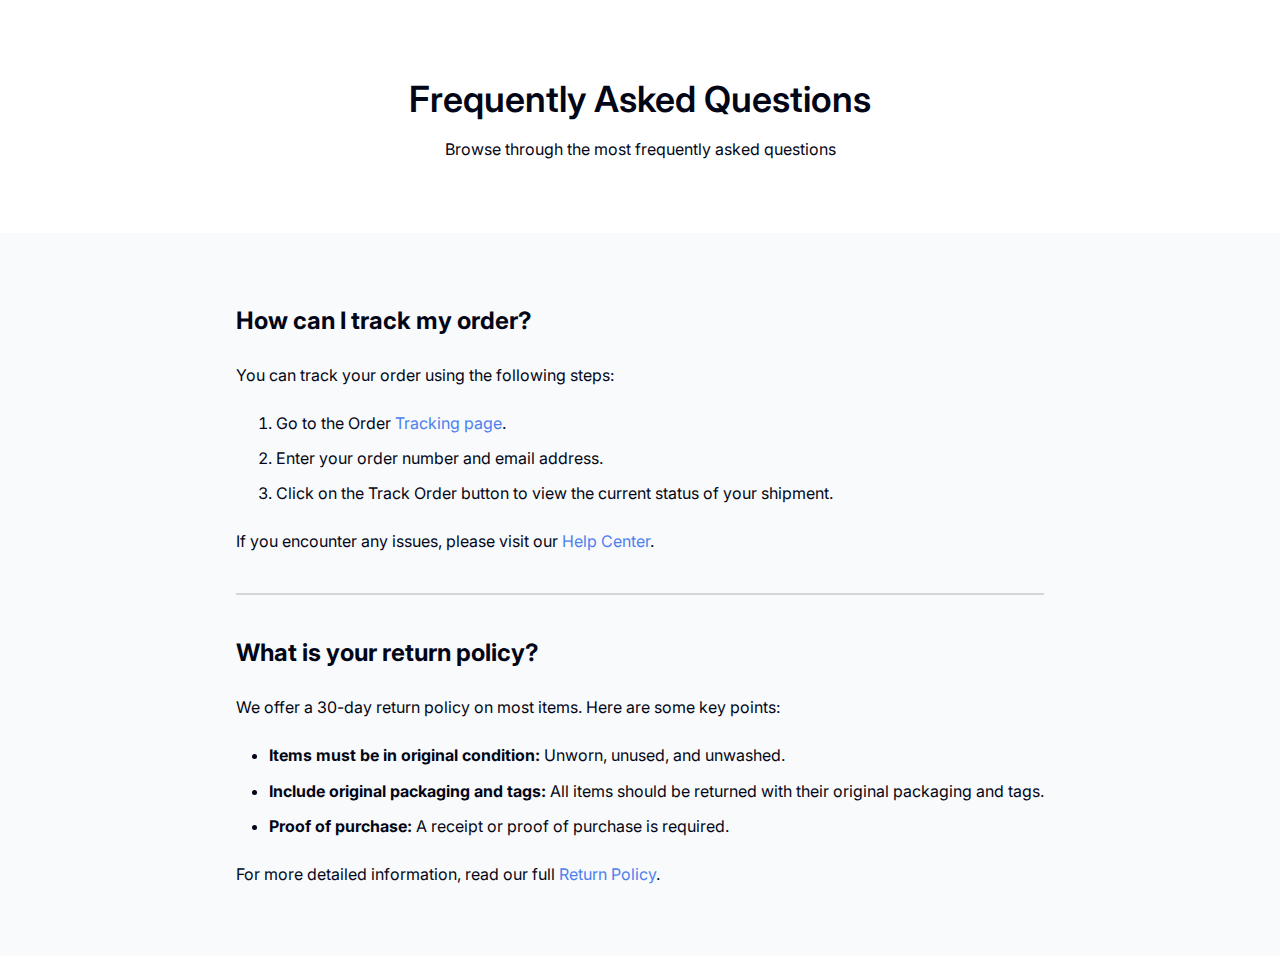
<file: FAQ/index.html>
<!DOCTYPE html>
<html lang="en">
<head>
    <meta charset="UTF-8">
    <meta name="viewport" content="width=device-width, initial-scale=1.0">
    <meta name="description" content="Find answers to the most frequently asked questions on devchallenges.io. Learn how to track your order, understand our return policy, and more.">
    <meta name="keywords" content="FAQ, Frequently Asked Questions, devchallenges.io, order tracking, return policy">
    <meta name="author" content="Bolu">
    <meta property="og:title" content="Frequently Asked Questions - devchallenges.io">
    <meta property="og:description" content="Find answers to the most frequently asked questions on devchallenges.io. Learn how to track your order, understand our return policy, and more.">
    <meta property="og:image" content="thumbnail.jpg">
    <meta property="og:type" content="website">

    <link rel="stylesheet" href="css/styles.css">
    <title>Frequently Asked Questions - devchallenges.io</title>
    <link rel="icon" href="images/favicon.ico" type="image/x-icon" sizes="any">
</head>
<body>
    <header>
        <h1>Frequently Asked Questions</h1>
        <p>Browse through the most frequently asked questions</p>
    </header>

    <main>
        <div class="question">
            <h2>How can I track my order?</h2>
            <div class="answer">
                <p>You can track your order using the following steps:</p>
                <ol>
                    <li>Go to the Order <a href="#">Tracking page</a>.</li>
                    <li>Enter your order number and email address.</li>
                    <li>Click on the Track Order button to view the current status of your shipment.</li>
                </ol>
                <p>If you encounter any issues, please visit our <a href="#">Help Center</a>.</p>
            </div>
        </div>
        <hr>
        <div class="question">
            <h2>What is your return policy?</h2>
            <div class="answer">
                <p>We offer a 30-day return policy on most items. Here are some key points:</p>
                <ul>
                    <li><b>Items must be in original condition:</b> Unworn, unused, and unwashed.</li>
                    <li><b>Include original packaging and tags:</b> All items should be returned with their original packaging and tags.</li>
                    <li><b>Proof of purchase:</b> A receipt or proof of purchase is required.</li>
                </ul>
                <p>For more detailed information, read our full <a href="#">Return Policy</a>.</p>
            </div>
        </div>
    </main>

</body>
</html>
</file>
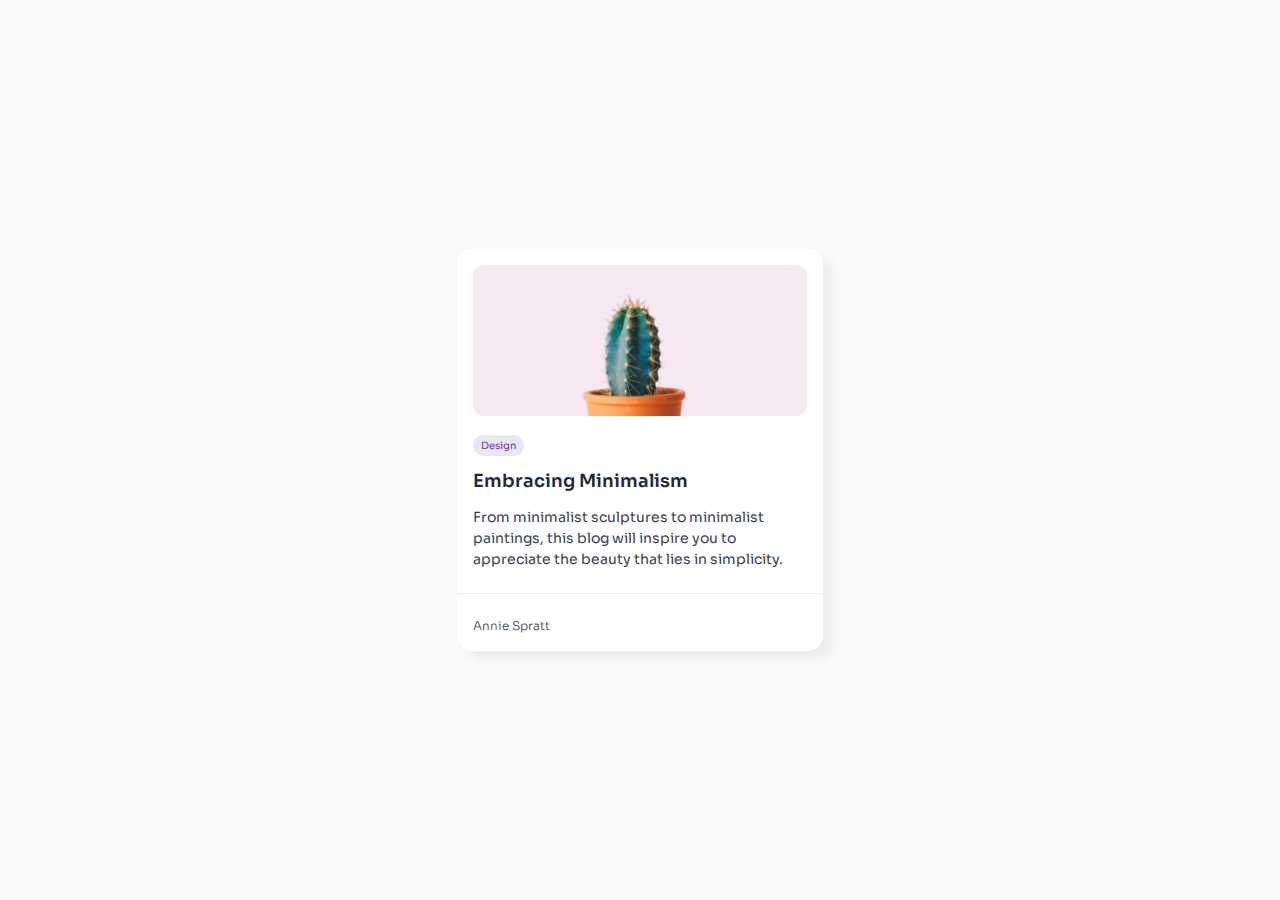
<file: Minimal-Blog/index.html>
<!DOCTYPE html>
<html lang="en">
<head>
    <meta charset="UTF-8">
    <meta name="viewport" content="width=device-width, initial-scale=1.0">
    <meta name="description" content="Explore the beauty of minimalism through our blog. From minimalist sculptures to paintings, find inspiration in simplicity.">
    <meta name="keywords" content="Minimalism, Blog, Design, Art, Simplicity">
    <meta name="author" content="Bolu">
    <meta property="og:title" content="Minimal Blog Card">
    <meta property="og:description" content="Explore the beauty of minimalism through our blog. From minimalist sculptures to paintings, find inspiration in simplicity.">
    <meta property="og:image" content="images/thumbnail.jpg">
    <meta property="og:type" content="website">
    <title>Minimal Blog Card</title>
    <link rel="stylesheet" href="styles.css">
    <link rel="icon" href="images/favicon.ico" type="image/x-icon" sizes="any">
</head>
<body>
    <div class="card">
        <div class="card-content">
            <picture>
                <source srcset="images/Cactus.jpg" media="(min-width: 800px)">
                <img src="images/Cactus@2x.jpg" alt="A minimalist picture of a cactus plant">
            </picture>
            <div class="tag">Design</div>
            <h2>Embracing Minimalism</h2>
            <p>From minimalist sculptures to minimalist paintings, this blog will inspire you to appreciate the beauty that lies in simplicity.</p>
        </div>
        <hr>
        <div class="author">
            <p>Annie Spratt</p>
        </div>
    </div>
</body>
</html>
</file>
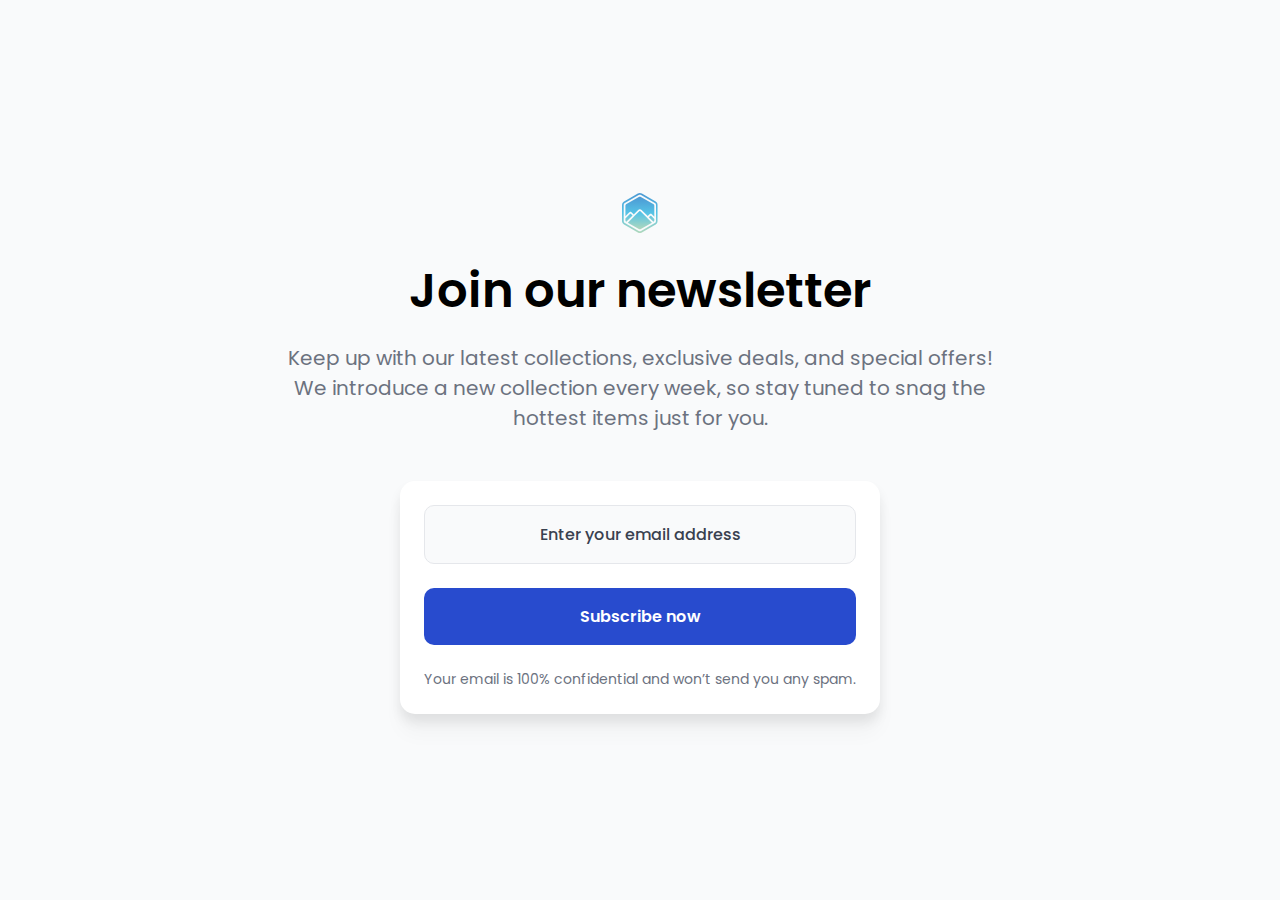
<file: Newsletter-Form/index.html>
<!DOCTYPE html>
<html lang="en">
  <head>
    <meta charset="UTF-8" />
    <meta name="viewport" content="width=device-width, initial-scale=1.0" />
    <meta name="description" content="Join our newsletter to keep up with our latest collections, exclusive deals, and special offers.">
    <meta name="keywords" content="Newsletter, devChallenges.io, Collections, Deals, Offers">
    <meta name="author" content="devchallenges.io">
    <meta property="og:title" content="Join Our Newsletter | devChallenges.io">
    <meta property="og:description" content="Join our newsletter to keep up with our latest collections, exclusive deals, and special offers.">
    <meta property="og:image" content="resources/thumbnail.jpg">
    <meta property="og:type" content="website">
    <link rel="icon" href="resources/favicon.ico" type="image/x-icon" sizes="96x96"/>

    <title>Join Our Newsletter | devChallenges.io</title>

    <style>
      @import url('https://fonts.googleapis.com/css2?family=Poppins:ital,wght@0,100;0,200;0,300;0,400;0,500;0,600;0,700;0,800;0,900;1,100;1,200;1,300;1,400;1,500;1,600;1,700;1,800;1,900&display=swap');

      *{
        box-sizing: border-box;
      }

      input,h1,button,p{
        margin: 0;
      }

      body{
        font-family: 'Poppins', sans-serif;
        margin: 0;
        padding: 0;
        display: flex;
        flex-direction: column;
        justify-content: center;
        align-items: center;
        height: 100vh;
        background-color: #F9FAFB;
      }

      main{
        display: flex;
        flex-direction: column;
        justify-content: center;
        align-items: center;
        row-gap: 3rem;
        min-width: 37rem;
        color: #6C727F;
      }

      header{
        width: 100%;
        display: flex;
        flex-direction: column;
        justify-content: center;
        row-gap: 1rem;
        align-items: center;
        text-align: center;
      }

      header h1{
        font-size: 3rem;
        font-weight: 600;
        color: black;
      }

      header p{
        font-size: 1.25rem;
        font-weight: 400;
      }

      form{
        background: #ffffff;
        /* width: 100%; */
        padding: 1.5rem;
        display: flex;
        flex-direction: column;
        justify-content: center;
        row-gap: 1.5rem;
        border-radius: 15px;
        box-shadow: 0px 20px 20px 0px rgba(0, 0, 0, 0.03), 0px 8px 12px 0px rgba(0, 0, 0, 0.08);
      }

      form input{
        width: 100%;
        padding: 1rem;
        font-family: 'Poppins', sans-serif;
        font-size: 1rem;
        font-weight: 500;
        color: #394150;
        /* color: #6C727F; */
        border: 1px solid #E5E7EB;
        border-radius: 10px;
        background-color: #F9FAFB;
        /* margin-bottom: 1rem; */
      }

      form input::placeholder{
        font-family: 'Poppins', sans-serif;
        color: #394150;
        text-align: center;
        font-size: 1rem;
        font-weight: 500;
      }

      form button{
        width: 100%;
        padding: 1rem;
        font-family: 'Poppins', sans-serif;
        font-size: 1rem;
        font-weight: 600;
        color: #ffffff;
        background-color: #284BCE;
        border: none;
        border-radius: 10px;
        cursor: pointer;
        transition: background-color 0.3s;
      }

      form p{
        font-size: 0.875rem;
        font-weight: 400;
      }

      @media screen and (min-width: 800px){
        main{
          max-width: 45rem;
        }

        form{
          max-width: 40rem;
        }
      }
    </style>
  </head>
  <body>
    <main>
      <header>
        <img src="resources/logo.svg" alt="newsletter logo">
        <h1>Join our newsletter</h1>
        <p>Keep up with our latest collections, exclusive deals, and special offers! We introduce a new collection every week, so stay tuned to snag the hottest items just for you.</p>
      </header>

      <form>
        <input type="email" id="email" name="email" placeholder="Enter your email address" required />
        <button type="button">Subscribe now</button>
        <p>Your email is 100% confidential and won’t send you any spam.</p>
      </form>
    </main>
  </body>
</html>
</file>
<file: FAQ/css/styles.css>
@import url('https://fonts.googleapis.com/css2?family=Inter:ital,opsz,wght@0,14..32,100..900;1,14..32,100..900&display=swap');

body, h1, h2, h3, p, ul, li {
    margin: 0;
    padding: 0;
}

a {
    text-decoration: none;
    color: #4E80EE;
}

* {
    box-sizing: border-box;
}

body{
    min-height: 100vh;
    max-width: 1280px;
    width: 100%;
    font-family: 'Inter', sans-serif;
    line-height: 1.5;
    background-color: #F8FAFC;
    display: flex;
    flex-direction: column;
    color: #030616;
}

header{
    text-align: center;
    padding: 4.5rem;
    background-color: #ffffff;
    width: 100%;
}

header h1{
    font-size: 2.25rem;
    font-weight: 600;
    margin-bottom: 0.685rem;
}

header p{
    font-size: 1rem;
    font-weight: 400;
}

main{
    min-width: 590px;
    margin: 5rem auto;
    margin-left: 1.37rem;
    display: flex;
    flex-direction: column;
    row-gap: 0.5rem;
    column-gap: 1.5rem;
}

main h2{
    margin-bottom: 1.5rem;
}

main ul,ol{
    display: flex;
    flex-direction: column;
    row-gap: 0.7rem;
    margin-block-start: 1.5em;
    margin-block-end: 1.5em;
}

main ul{
    margin-left: 2.1rem;
}

main hr{
    width: 100%;
    border: 0.06rem solid #D2D5DA;
    margin: 2rem 0;
}

@media screen and (min-width: 872px) {
    main{  
        margin: 70px auto;
    }
}
</file>
<file: Minimal-Blog/styles.css>
@import url('https://fonts.googleapis.com/css2?family=Sora:wght@100..800&display=swap');

*{
    box-sizing: border-box;
    margin: 0;
    padding: 0;
}

body{
    font-family: 'Sora', sans-serif;
    background-color: #FAFAF9;
    color: #20293A;
    line-height: 1.5;
    display: flex;
    flex-direction: column;
    align-items: center;
    justify-content: center;
    min-height: 100vh;
    max-width: 1280px;
}

hr{
    width: 100%;
    border: 0;
    border-top: 1px solid #F2EAFD;
}

p{
    color: #394150;
    margin: 0;
    padding: 0;
    font-weight: 300;
}

.card{
    min-width: 20.94rem;
    display: flex;
    flex-direction: column;
    /* align-items: center; */
    justify-content: center;
    row-gap: 0.45rem;
    background-color: #FFFFFF;
    box-shadow: 10px 8px 10px 0px rgba(85, 85, 85, 0.08);
    border-radius: 15px;
}

.card-content{
    padding: 1rem;
    display: flex;
    flex-direction: column;
    justify-content: center;
    row-gap: 0.75rem;
}

.card-content img{
    width: 100%;
    border-radius: 10px;
}

.card-content .tag{
    font-size: 0.625rem;
    color: #7C19EE;
    background-color: #E5EAF0;
    padding: 0.2rem 0.5rem;
    border-radius: 10px;
    /* display: inline; */
    align-self: flex-start;
}

.card-content h2{
    font-size: 1.125rem;
    font-weight: 600;
}

.card-content p{
    font-size: 0.875rem;
    font-weight: 400;
}

.card .author{
    display: flex;
    align-items: center;
    font-size: 0.75rem;
    padding: 1rem;
}

@media (min-width: 800px) {
    .card{
        max-width: 22.85rem;
    }
}
</file>
